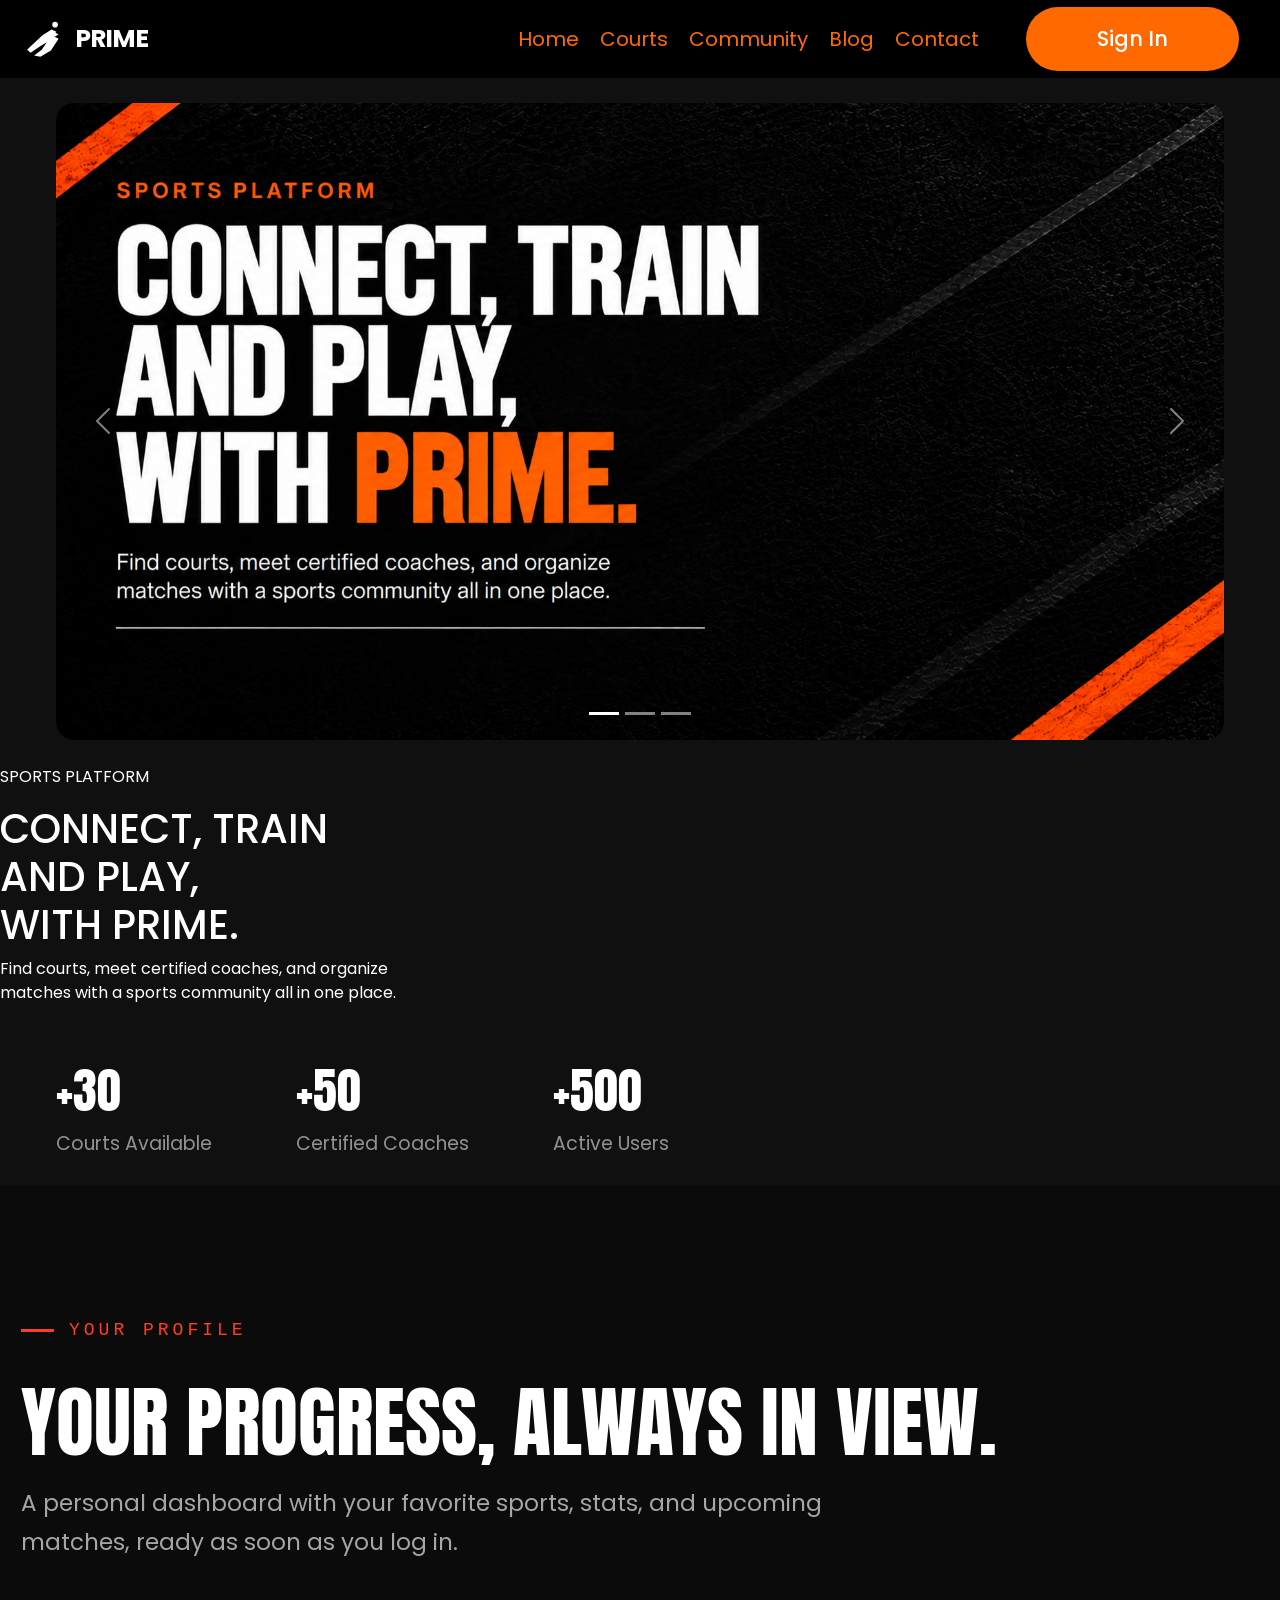
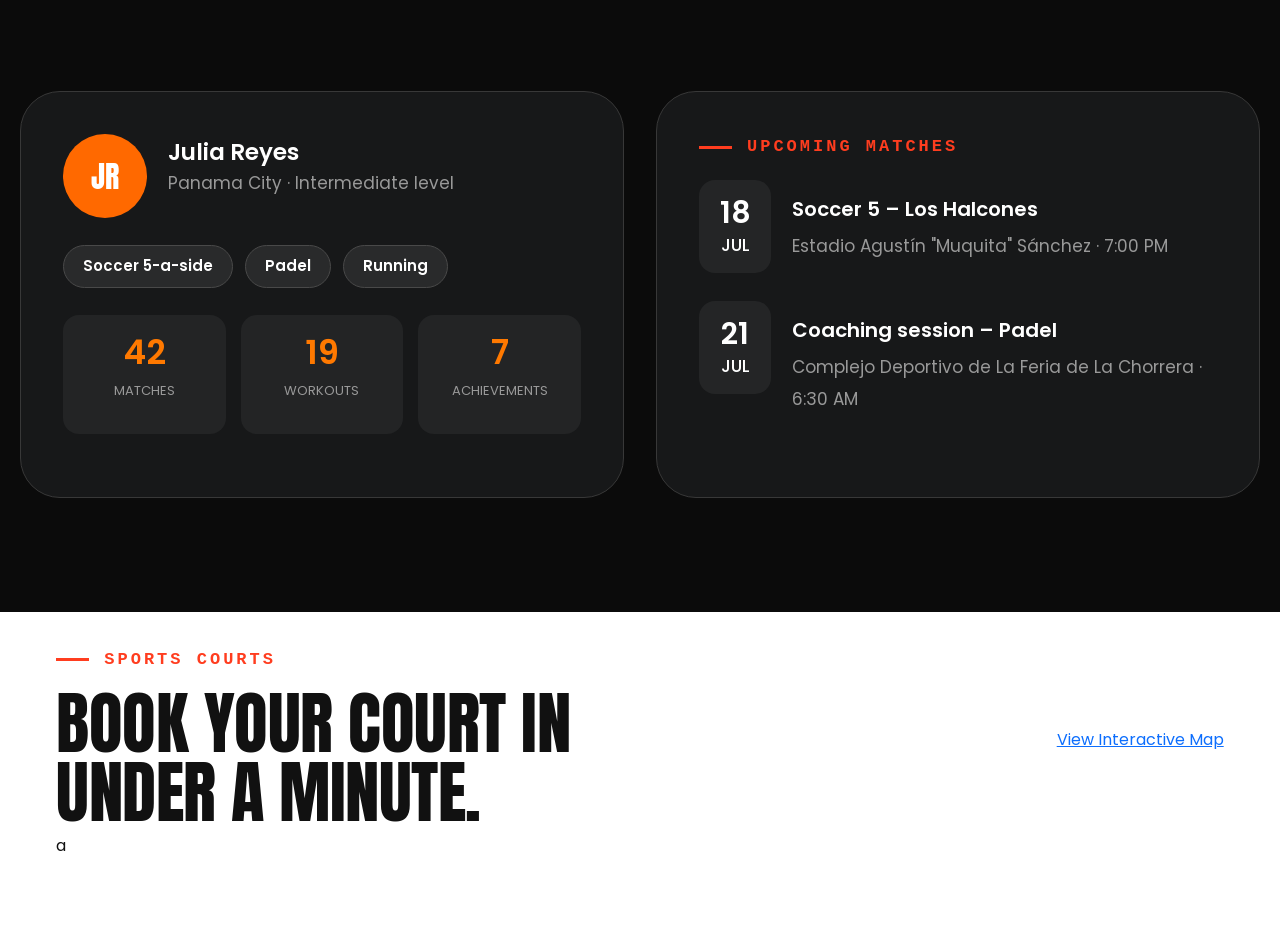
<file: Index.html>
<!DOCTYPE html>
<html lang="es">
<head>
    <meta charset="UTF-8">
    <meta name="viewport" content="width=device-width, initial-scale=1.0">
    <title>PRIME | Sports Platform</title>

    <!-- Bootstrap CSS -->
    <link
      href="https://cdn.jsdelivr.net/npm/bootstrap@5.3.3/dist/css/bootstrap.min.css"
      rel="stylesheet">

    <!-- Tu CSS -->
    <link rel="stylesheet" href="style.css">

    <!-- Fuentes de Google -->
    <link rel="preconnect" href="https://fonts.googleapis.com">
    <link rel="preconnect" href="https://fonts.gstatic.com" crossorigin>
    <link href="https://fonts.googleapis.com/css2?family=Anton&family=Poppins:wght@400;500;600;700&display=swap" rel="stylesheet">
</head>
<body>
     <!-- Barra de navegación -->
    <header class="navbar">
        <a href="#" class="logo">
            <svg class="logo-icon" viewBox="0 0 60 55" aria-hidden="true">
                <circle cx="43" cy="7" r="4" fill="currentColor"/>
                <path d="M38 14 L25 22 L10 36 L3 43 L8 47 L20 39 L31 32 L24 43 L13 51 L22 53 L37 44 L48 27 L39 23 L45 17 Z"
                      fill="currentColor"/>
                <path d="M28 22 L41 17 L48 21 L36 28 Z"
                      fill="currentColor"/>
            </svg>
            <span>PRIME</span>
        </a>

        <nav class="nav-links">
            <a href="#">Home</a>
            <a href="#">Courts</a>
            <a href="#">Community</a>
            <a href="#">Blog</a>
            <a href="#">Contact</a>
        </nav>

        <a href="#" class="sign-in">Sign In</a>

        <button class="menu-toggle" aria-label="Abrir menú">
            ☰
        </button>
    </header>
    <!-- ===== CARRUSEL PRINCIPAL ===== -->
<section class="prime-carousel-section">

    <div id="carouselStackedBottom"
         class="carousel slide"
         data-bs-ride="carousel">

        <div class="carousel-inner">

            <div class="carousel-item active">
                <img src="imagenes/imagen1.png"
                     class="d-block w-100"
                     alt="Primera imagen">
            </div>

            <div class="carousel-item">
                <img src="imagenes/imagen2.png"
                     class="d-block w-100"
                     alt="Segunda imagen">
            </div>

            <div class="carousel-item">
                <img src="imagenes/imagen3.png"
                     class="d-block w-100"
                     alt="Tercera imagen">
            </div>

        </div>
        <button class="carousel-control-prev"
                type="button"
                data-bs-target="#carouselStackedBottom"
                data-bs-slide="prev"
                aria-label="Imagen anterior">
            <span class="carousel-control-prev-icon"
                  aria-hidden="true"></span>
        </button>

        <button class="carousel-control-next"
                type="button"
                data-bs-target="#carouselStackedBottom"
                data-bs-slide="next"
                aria-label="Imagen siguiente">
            <span class="carousel-control-next-icon"
                  aria-hidden="true"></span>
        </button>

        <div class="carousel-indicators">
            <button type="button"
                    data-bs-target="#carouselStackedBottom"
                    data-bs-slide-to="0"
                    class="active"
                    aria-current="true"
                    aria-label="Imagen 1"></button>

            <button type="button"
                    data-bs-target="#carouselStackedBottom"
                    data-bs-slide-to="1"
                    aria-label="Imagen 2"></button>

            <button type="button"
                    data-bs-target="#carouselStackedBottom"
                    data-bs-slide-to="2"
                    aria-label="Imagen 3"></button>
        </div>

    </div>
   </section>
<!-- ===== FIN DEL CARRUSEL ===== -->

    <!-- Sección principal -->
    <main class="hero">
        <section class="hero-content">
            <p class="eyebrow">SPORTS PLATFORM</p>

            <h1>
                CONNECT, TRAIN<br>
                AND PLAY,<br>
                WITH <span>PRIME.</span>
            </h1>

            <p class="description">
                Find courts, meet certified coaches, and organize<br class="desktop-break">
                matches with a sports community all in one place.
            </p>

            <div class="hero-divider"></div>
        </section>
    </main>

    <script>
        const menuToggle = document.querySelector(".menu-toggle");
        const navLinks = document.querySelector(".nav-links");

        menuToggle.addEventListener("click", () => {
            navLinks.classList.toggle("active");
        });
    </script>
 <!-- ===== ESTADÍSTICAS ===== -->
<section class="stats">
    <div class="stat-item">
        <h2>+30</h2>
        <p>Courts Available</p>
    </div>

    <div class="stat-item">
        <h2>+50</h2>
        <p>Certified Coaches</p>
    </div>

    <div class="stat-item">
        <h2>+500</h2>
        <p>Active Users</p>
    </div>
</section>

<!-- ===== SECCIÓN PERFIL ===== -->
<section class="profile-section">
    <p class="profile-label">
        <span></span>
        YOUR PROFILE
    </p>
     <h2 class="profile-title">
        YOUR PROGRESS, ALWAYS IN VIEW.
    </h2>

    <p class="profile-description">
        A personal dashboard with your favorite sports, stats, and upcoming
        <br class="desktop-break">
        matches, ready as soon as you log in.
    </p>
</section>

<!-- ===== DASHBOARD DEL USUARIO ===== -->
<section class="dashboard-section">

    <!-- Tarjeta de perfil -->
    <div class="dashboard-card profile-card">

        <div class="user-info">
            <div class="user-avatar">JR</div>

            <div class="user-details">
                <h3>Julia Reyes</h3>
                <p>Panama City · Intermediate level</p>
            </div>
        </div>

        <!-- Deportes favoritos -->
        <div class="sport-tags">
            <span>Soccer 5-a-side</span>
            <span>Padel</span>
            <span>Running</span>
        </div>

        <!-- Estadísticas personales -->
        <div class="user-stats">
            <div class="user-stat">
              <h4>42</h4>
                <p>MATCHES</p>
            </div>

            <div class="user-stat">
                <h4>19</h4>
                <p>WORKOUTS</p>
            </div>

            <div class="user-stat">
                <h4>7</h4>
                <p>ACHIEVEMENTS</p>
            </div>
        </div>

    </div>

    <!-- Tarjeta de próximos partidos -->
    <div class="dashboard-card matches-card">

        <p class="section-label">
            <span></span>
            UPCOMING MATCHES
        </p>

        <div class="match-item">
            <div class="match-date">
                <strong>18</strong>
                <span>JUL</span>
            </div>
               <div class="match-details">
                <h3>Soccer 5 – Los Halcones</h3>
                <p>Estadio Agustín "Muquita" Sánchez · 7:00 PM</p>
            </div>
        </div>

        <div class="match-item">
            <div class="match-date">
                <strong>21</strong>
                <span>JUL</span>
            </div>

            <div class="match-details">
                <h3>Coaching session – Padel</h3>
                <p>Complejo Deportivo de La Feria de La Chorrera · 6:30 AM</p>
            </div>
        </div>

    </div>

</section>


<!-- ===== SECCIÓN DE RESERVA DE CANCHAS ===== -->
<section class="courts-section">

    <div class="courts-heading">

        <div class="courts-title-content">
             <p class="section-label">
                <span></span>
                SPORTS COURTS
            </p>

            <h2>
                BOOK YOUR COURT IN<br>
                UNDER A MINUTE.
            </h2>
        </div>

        <a href="#interactive-map" class="map-button">
            View Interactive Map
        </a>

    </div>

    <!-- Aquí puedes agregar posteriormente el mapa de canchas -->
    <div id="interactive-map"></div>
a
</section>
<script src="https://cdn.jsdelivr.net/npm/bootstrap@5.3.3/dist/js/bootstrap.bundle.min.js"></script>
</body>
</html>
</file>
<file: style.css>
/* =========================================
   CONFIGURACIÓN GENERAL
========================================= */

* {
    margin: 0;
    padding: 0;
    box-sizing: border-box;
}

:root {
    --orange: #ff6900;
    --black: #000000;
    --background: #101010;
    --white: #ffffff;
    --gray: #bcbcbc;
}

html {
    scroll-behavior: smooth;
}

body {
    background-color: var(--background);
    color: var(--white);
    font-family: 'Poppins', sans-serif;
    min-height: 100vh;
}

/* =========================================
   BARRA DE NAVEGACIÓN
========================================= */

.navbar {
    height: 78px;
    width: 100%;
    background-color: var(--black);
    display: flex;
    align-items: center;
    justify-content: space-between;
    padding: 0 41px 0 25px;
    position: relative;
    z-index: 10;
}

/* Logo */

.logo {
    display: flex;
    align-items: center;
    gap: 8px;
    text-decoration: none;
    color: var(--white);
    flex-shrink: 0;
}

.logo-icon {
    width: 42px;
    height: 48px;
}

.logo span {
    font-family: 'Poppins', sans-serif;
    font-size: 25px;
    font-weight: 700;
    letter-spacing: -1px;
}

/* Enlaces */

.nav-links {
    display: flex;
    align-items: center;
    gap: 21px;
    margin-left: auto;
    margin-right: 47px;
}

.nav-links a {
    color: var(--orange);
    text-decoration: none;
    font-size: 20px;
    font-weight: 400;
    transition: color 0.3s ease;
}

.nav-links a:hover {
    color: var(--white);
}

/* Botón Sign In */

.sign-in {
    width: 213px;
    height: 64px;
    background-color: var(--orange);
    border-radius: 50px;
    display: flex;
    justify-content: center;
    align-items: center;
    text-decoration: none;
    color: var(--white);
    font-size: 21px;
    font-weight: 500;
    flex-shrink: 0;
    transition: background-color 0.3s ease,
                transform 0.3s ease;
}

.sign-in:hover {
    background-color: #e85d00;
    transform: translateY(-2px);
}

.menu-toggle {
    display: none;
}

/* =========================================
   ESTADÍSTICAS
========================================= */

.stats {
    width: 100%;
    min-height: 150px;
    background-color: #101010;
    display: flex;
    align-items: flex-start;
    gap: 84px;
    padding: 42px 4.4% 10px;
}

.stat-item {
    min-width: 156px;
}

.stat-item h2 {
    font-family: 'Anton', sans-serif;
    font-size: 48px;
    font-weight: 400;
    line-height: 1.2;
    color: #ffffff;
    margin-bottom: 10px;
}

.stat-item p {
    font-family: 'Poppins', sans-serif;
    font-size: 19px;
    font-weight: 400;
    color: #929292;
    white-space: nowrap;
}

/* =========================================
   SECCIÓN YOUR PROFILE
========================================= */

.profile-section {
    width: 100%;
    min-height: 380px;
    background-color: #0b0b0b;
    padding: 132px 21px 50px;
}

.profile-label {
    display: flex;
    align-items: center;
    gap: 15px;
    color: #ff3d1f;
    font-family: monospace;
    font-size: 18px;
    letter-spacing: 4px;
    margin-bottom: 35px;
}

.profile-label span {
    display: inline-block;
    width: 33px;
    height: 3px;
    background-color: #ff3d1f;
}

.profile-title {
    font-family: 'Anton', sans-serif;
    font-size: clamp(42px, 6.1vw, 78px);
    font-weight: 400;
    line-height: 1.12;
    letter-spacing: 0;
    color: #ffffff;
    text-transform: uppercase;
    margin-bottom: 18px;
}

.profile-description {
    font-family: 'Poppins', sans-serif;
    font-size: 23px;
    line-height: 1.7;
    font-weight: 400;
    color: #a6a6a6;
}

/* =========================================
   DASHBOARD: PERFIL Y PRÓXIMOS PARTIDOS
========================================= */

.dashboard-section {
    width: 100%;
    background-color: #0b0b0b;
    padding: 63px 20px 114px;
    display: grid;
    grid-template-columns: 1fr 1fr;
    gap: 32px;
    align-items: stretch;
}

.dashboard-card {
    background-color: #171819;
    border: 1px solid #383838;
    border-radius: 40px;
    min-width: 0;
    min-height: 384px;
    padding: 42px;
    color: #ffffff;
}

/* Perfil del usuario */

.user-info {
    display: flex;
    align-items: center;
    gap: 21px;
    margin-bottom: 27px;
}

.user-avatar {
    width: 84px;
    height: 84px;
    border-radius: 50%;
    background: #ff6900;
    display: flex;
    align-items: center;
    justify-content: center;
    color: #ffffff;
    font-family: 'Anton', sans-serif;
    font-size: 30px;
    flex-shrink: 0;
}

.user-details h3 {
    font-family: 'Poppins', sans-serif;
    font-size: 23px;
    font-weight: 600;
    margin-bottom: 4px;
}

.user-details p {
    font-size: 17px;
    color: #999999;
    line-height: 1.6;
}

/* Deportes favoritos */

.sport-tags {
    display: flex;
    flex-wrap: wrap;
    gap: 12px;
    margin-bottom: 27px;
}

.sport-tags span {
    display: inline-flex;
    align-items: center;
    justify-content: center;
    padding: 9px 19px;
    border: 1px solid #494949;
    border-radius: 30px;
    background-color: #292a2b;
    color: #ffffff;
    font-size: 15px;
    font-weight: 600;
    white-space: nowrap;
}

/* Estadísticas del perfil */

.user-stats {
    display: grid;
    grid-template-columns: repeat(3, minmax(0, 1fr));
    gap: 15px;
}

.user-stat {
    min-height: 119px;
    border-radius: 16px;
    background-color: #232425;
    display: flex;
    flex-direction: column;
    justify-content: center;
    align-items: center;
    text-align: center;
    padding: 10px 4px;
}

.user-stat h4 {
    color: #ff7900;
    font-size: 34px;
    font-weight: 600;
    margin-bottom: 8px;
}

.user-stat p {
    color: #999999;
    font-size: 13px;
    font-weight: 400;
}

/* Próximos partidos */

.section-label {
    display: flex;
    align-items: center;
    gap: 15px;
    color: #ff3d1f;
    font-family: monospace;
    font-size: 17px;
    font-weight: 600;
    letter-spacing: 3px;
    margin-bottom: 21px;
}

.section-label span {
    width: 33px;
    height: 3px;
    display: inline-block;
    background-color: #ff3d1f;
    flex-shrink: 0;
}

.matches-card .section-label {
    margin-bottom: 20px;
}

.match-item {
    display: flex;
    align-items: flex-start;
    gap: 21px;
    margin-bottom: 23px;
}

.match-date {
    width: 72px;
    min-width: 72px;
    height: 93px;
    border-radius: 16px;
    background-color: #242526;
    display: flex;
    flex-direction: column;
    align-items: center;
    justify-content: center;
}

.match-date strong {
    font-size: 30px;
    line-height: 1.2;
    font-weight: 600;
}

.match-date span {
    font-size: 17px;
    font-weight: 500;
    margin-top: 2px;
}

.match-details {
    min-width: 0;
    padding-top: 15px;
}

.match-details h3 {
    font-size: 20px;
    line-height: 1.4;
    font-weight: 600;
    margin-bottom: 7px;
}

.match-details p {
    color: #999999;
    font-size: 17px;
    line-height: 1.9;
    overflow-wrap: anywhere;
}

/* =========================================
   SECCIÓN RESERVAR CANCHAS (títulos)
========================================= */

.courts-heading {
    display: flex;
    align-items: center;
    justify-content: space-between;
    gap: 30px;
}

.courts-title-content {
    min-width: 0;
}

.courts-title-content .section-label {
    margin-bottom: 17px;
}

.courts-title-content h2 {
    font-family: 'Anton', sans-serif;
    font-size: clamp(44px, 5.4vw, 72px);
    font-weight: 400;
    line-height: 0.99;
    letter-spacing: -0.5px;
    color: #111111;
}

#interactive-map {
    scroll-margin-top: 20px;
}

/* =========================================
   CARRUSEL PRINCIPAL
========================================= */

.prime-carousel-section {
    display: block;
    position: relative;
    width: 100%;
    padding: 25px 4.4%;
    background-color: #101010;
}

#carouselStackedBottom {
    display: block;
    position: relative;
    width: 100%;
    max-width: 1400px;
    min-height: 200px;
    margin: 0 auto;
    overflow: hidden;
    border-radius: 18px;
    background-color: #202020;
}

#carouselStackedBottom .carousel-inner {
    width: 100%;
}

#carouselStackedBottom .carousel-item {
    height: auto;
}

#carouselStackedBottom .carousel-item img {
    display: block;
    width: 100%;
    height: auto;
    object-fit: contain;
    object-position: center;
}

#carouselStackedBottom .carousel-control-prev,
#carouselStackedBottom .carousel-control-next {
    width: 8%;
    z-index: 2;
}

#carouselStackedBottom .carousel-indicators {
    z-index: 3;
    margin-bottom: 15px;
}

/* =========================================
   ADAPTACIÓN PARA TABLET
========================================= */

@media (max-width: 1000px) {

    .dashboard-section {
        gap: 20px;
        padding: 45px 18px 75px;
    }

    .dashboard-card {
        padding: 28px;
        border-radius: 30px;
    }

    .user-info {
        gap: 14px;
    }

    .user-avatar {
        width: 68px;
        height: 68px;
        font-size: 25px;
    }

    .user-details h3 {
        font-size: 19px;
    }

    .user-details p {
        font-size: 14px;
    }

    .sport-tags {
        gap: 8px;
    }

    .sport-tags span {
        padding: 8px 12px;
        font-size: 13px;
    }

    .user-stats {
        gap: 9px;
    }

    .user-stat p {
        font-size: 10px;
    }

    .match-item {
        gap: 13px;
    }

    .match-details h3 {
        font-size: 17px;
    }

    .match-details p {
        font-size: 14px;
    }

    .courts-title-content h2 {
        font-size: clamp(40px, 5vw, 58px);
    }
}

/* =========================================
   ADAPTACIÓN PARA MÓVILES
========================================= */

@media (max-width: 700px) {

    .navbar {
        height: 72px;
        padding: 0 20px;
    }

    .logo-icon {
        width: 35px;
        height: 42px;
    }

    .logo span {
        font-size: 22px;
    }

    .menu-toggle {
        display: block;
        border: none;
        background: transparent;
        color: var(--orange);
        font-size: 30px;
        cursor: pointer;
        margin-left: auto;
    }

    .nav-links {
        display: none;
        position: absolute;
        top: 72px;
        left: 0;
        width: 100%;
        margin: 0;
        padding: 24px;
        background-color: var(--black);
        flex-direction: column;
        align-items: flex-start;
        gap: 20px;
        border-top: 1px solid #242424;
    }

    .nav-links.active {
        display: flex;
    }

    .nav-links a {
        font-size: 18px;
    }

    .sign-in {
        width: 105px;
        height: 42px;
        font-size: 15px;
        margin-left: 15px;
    }

    /* Estadísticas */

    .stats {
        min-height: auto;
        padding: 35px 22px 30px;
        gap: 25px;
        flex-wrap: wrap;
    }

    .stat-item {
        min-width: 125px;
    }

    .stat-item h2 {
        font-size: 38px;
    }

    .stat-item p {
        font-size: 13px;
        white-space: normal;
    }

    /* Perfil */

    .profile-section {
        padding: 75px 20px 40px;
        min-height: auto;
    }

    .profile-label {
        font-size: 14px;
        letter-spacing: 3px;
        margin-bottom: 28px;
    }

    .profile-title {
        font-size: clamp(36px, 8vw, 54px);
        line-height: 1.15;
    }

    .profile-description {
        font-size: 16px;
        line-height: 1.8;
    }

    .profile-section .desktop-break {
        display: none;
    }

    /* Dashboard */

    .dashboard-section {
        grid-template-columns: 1fr;
        padding: 35px 16px 55px;
        gap: 22px;
    }

    .dashboard-card {
        min-height: auto;
        padding: 25px 22px;
        border-radius: 26px;
    }

    .user-info {
        gap: 15px;
        margin-bottom: 23px;
    }

    .user-avatar {
        width: 65px;
        height: 65px;
    }

    .user-details h3 {
        font-size: 18px;
    }

    .user-details p {
        font-size: 13px;
    }

    .sport-tags {
        margin-bottom: 22px;
    }

    .user-stats {
        gap: 10px;
    }

    .user-stat {
        min-height: 100px;
        border-radius: 12px;
    }

    .user-stat h4 {
        font-size: 27px;
    }

    .user-stat p {
        font-size: 10px;
    }

    .matches-card .section-label {
        font-size: 14px;
        letter-spacing: 2px;
    }

    .match-item {
        gap: 14px;
        margin-bottom: 20px;
    }

    .match-date {
        width: 60px;
        min-width: 60px;
        height: 78px;
    }

    .match-date strong {
        font-size: 25px;
    }

    .match-date span {
        font-size: 14px;
    }

    .match-details {
        padding-top: 7px;
    }

    .match-details h3 {
        font-size: 16px;
    }

    .match-details p {
        font-size: 13px;
        line-height: 1.7;
    }

    /* Canchas */

    .courts-section {
        padding: 42px 18px 50px;
    }

    .courts-heading {
        flex-direction: column;
        align-items: flex-start;
        gap: 25px;
    }

    .courts-title-content h2 {
        font-size: clamp(38px, 9vw, 58px);
        line-height: 1.05;
    }

    /* Carrusel */

    .prime-carousel-section {
        padding: 15px 4%;
    }
}

/* =========================================
   MÓVILES PEQUEÑOS
========================================= */

@media (max-width: 380px) {

    .navbar {
        padding: 0 12px;
    }

    .logo {
        gap: 4px;
    }

    .logo span {
        font-size: 19px;
    }

    .logo-icon {
        width: 30px;
    }

    .sign-in {
        width: 85px;
        height: 38px;
        font-size: 13px;
        margin-left: 8px;
    }

    .menu-toggle {
        font-size: 25px;
    }
}

/* ===== SPORTS COURTS - TARJETAS ===== */

.courts-section {
    width: 100%;
    min-height: 240px;
    padding: 35px 4.4% 70px;
    background: #ffffff;
    color: #111111;
}

.courts-top {
    margin-bottom: 25px;
}

.sports-filter {
    padding: 10px 22px;
    border: 1px solid #e1e4e8;
    border-radius: 30px;
    background: #f1f3f5;
    color: #111111;
    font-family: 'Poppins', sans-serif;
    font-weight: 600;
    cursor: pointer;
}

.courts-grid {
    display: grid;
    grid-template-columns: repeat(3, minmax(0, 1fr));
    gap: 24px;
}

.court-card {
    overflow: hidden;
    border: 1px solid #e0e3e8;
    border-radius: 17px;
    background: #f8f9fa;
    box-shadow: 0 8px 22px rgba(0, 0, 0, 0.06);
    transition: transform 0.25s ease, box-shadow 0.25s ease;
}

.court-card:hover {
    transform: translateY(-6px);
    box-shadow: 0 14px 28px rgba(0, 0, 0, 0.12);
}

.court-image {
    position: relative;
    width: 100%;
    height: 200px;
    overflow: hidden;
}

.court-image img {
    width: 100%;
    height: 100%;
    display: block;
    object-fit: cover;
    transition: transform 0.35s ease;
}

.court-card:hover .court-image img {
    transform: scale(1.05);
}

.court-rating {
    position: absolute;
    top: 14px;
    right: 14px;
    padding: 7px 11px;
    border-radius: 9px;
    background: #ffffff;
    color: #111111;
    font-size: 13px;
    font-weight: 700;
}

.court-info {
    padding: 16px 20px 19px;
}

.court-info h3 {
    margin: 0 0 3px;
    color: #111111;
    font-size: 19px;
    font-weight: 700;
}

.court-location {
    margin: 0;
    color: #697386;
    font-size: 13px;
}

.court-price {
    display: flex;
    align-items: baseline;
    gap: 8px;
    margin: 13px 0 15px;
}

.court-price strong {
    color: #080808;
    font-size: 25px;
    font-weight: 800;
}

.court-price span {
    color: #697386;
    font-size: 13px;
}

.book-button {
    width: 100%;
    padding: 13px;
    border: none;
    border-radius: 11px;
    background: linear-gradient(90deg, #ff4b12, #ff7900);
    color: #ffffff;
    font-family: 'Poppins', sans-serif;
    font-size: 14px;
    font-weight: 700;
    cursor: pointer;
    box-shadow: 0 6px 14px rgba(255, 90, 0, 0.18);
    transition: transform 0.2s ease, filter 0.2s ease;
}

.book-button:hover {
    transform: translateY(-2px);
    filter: brightness(1.05);
}

.booking-message {
    min-height: 24px;
    margin-top: 18px;
    color: #222222;
    font-size: 14px;
    font-weight: 600;
}

/* ===== BOTÓN FLOTANTE DEL MAPA ===== */

.floating-map-button {
    position: fixed;
    right: 24px;
    bottom: 28px;
    z-index: 1000;
    padding: 15px 24px;
    border-radius: 35px;
    background: #111426;
    color: #ffffff;
    font-family: 'Poppins', sans-serif;
    font-size: 14px;
    font-weight: 700;
    text-decoration: none;
    box-shadow: 0 6px 18px rgba(0, 0, 0, 0.2);
    transition: transform 0.2s ease, background 0.2s ease;
}

.floating-map-button:hover {
    color: #ffffff;
    background: #ff5a00;
    transform: translateY(-4px);
}

/* ===== ESPACIO DEL MAPA ===== */

.map-placeholder {
    min-height: 300px;
    margin-top: 50px;
    padding: 40px;
    border-radius: 18px;
    background: #f1f3f5;
    color: #111111;
    text-align: center;
}

.map-placeholder h2 {
    font-size: 28px;
    font-weight: 800;
}

.map-placeholder p {
    color: #697386;
}

/* ===== TABLET Y MÓVIL ===== */

@media (max-width: 900px) {
    .courts-grid {
        grid-template-columns: repeat(2, minmax(0, 1fr));
    }
}

@media (max-width: 600px) {
    .courts-grid {
        grid-template-columns: 1fr;
    }

    .court-image {
        height: 220px;
    }

    .floating-map-button {
        right: 14px;
        bottom: 16px;
        padding: 12px 17px;
        font-size: 12px;
    }
}

/* =========================================
   MODAL DE RESERVA
========================================= */

.pm-overlay {
    position: fixed;
    inset: 0;
    background: rgba(0, 0, 0, 0.55);
    display: none;
    align-items: center;
    justify-content: center;
    padding: 16px;
    z-index: 2000;
}

.pm-overlay.open {
    display: flex;
}

.pm-box {
    position: relative;
    background: #ffffff;
    color: #111111;
    width: 100%;
    max-width: 430px;
    max-height: 92vh;
    overflow-y: auto;
    border-radius: 24px;
    font-family: "Poppins", sans-serif;
}

.pm-close {
    position: absolute;
    top: 14px;
    right: 14px;
    width: 38px;
    height: 38px;
    border: none;
    border-radius: 50%;
    background: #ffffff;
    color: #111111;
    font-size: 16px;
    cursor: pointer;
    box-shadow: 0 2px 8px rgba(0, 0, 0, 0.2);
}

.pm-image {
    width: 100%;
    height: 180px;
    object-fit: cover;
    display: block;
    border-radius: 24px 24px 0 0;
}

.pm-body {
    padding: 22px 24px 20px;
}

.pm-body h3 {
    font-weight: 700;
    font-size: 1.4rem;
    margin: 0 0 4px;
    color: #111111;
}

.pm-sub {
    color: #6b7280;
    font-size: 0.9rem;
    margin-bottom: 16px;
}

.pm-price-box {
    display: flex;
    justify-content: space-between;
    align-items: flex-end;
    background: #f1f3f5;
    border: 1px solid #e5e7eb;
    border-radius: 16px;
    padding: 14px 18px;
    margin-bottom: 20px;
}

.pm-price-box small {
    display: block;
    font-size: 0.7rem;
    font-weight: 600;
    color: #6b7280;
    letter-spacing: 0.5px;
}

.pm-price-box strong {
    font-size: 1.6rem;
    font-weight: 700;
    color: #111111;
}

.pm-sport {
    text-align: right;
}

.pm-sport strong {
    font-size: 1.05rem;
    text-transform: uppercase;
}

.pm-label {
    font-size: 0.75rem;
    font-weight: 600;
    color: #6b7280;
    letter-spacing: 1px;
    margin-bottom: 10px;
}

.pm-days {
    display: flex;
    gap: 8px;
    margin-bottom: 14px;
    flex-wrap: wrap;
}

.pm-day {
    border: 1px solid #e5e7eb;
    background: #f1f3f5;
    color: #111111;
    font-family: "Poppins", sans-serif;
    border-radius: 10px;
    padding: 7px 14px;
    font-size: 0.8rem;
    font-weight: 600;
    cursor: pointer;
}

.pm-day.active {
    background: #ff4b12;
    border-color: #ff4b12;
    color: #ffffff;
}

.pm-slots {
    display: grid;
    grid-template-columns: repeat(3, 1fr);
    gap: 10px;
    margin-bottom: 18px;
}

.pm-slot {
    border: 1px solid #e5e7eb;
    background: #f1f3f5;
    color: #111111;
    font-family: "Poppins", sans-serif;
    border-radius: 10px;
    padding: 11px 4px;
    font-size: 0.85rem;
    font-weight: 600;
    cursor: pointer;
}

.pm-slot:hover:not(:disabled) {
    border-color: #ff4b12;
}

.pm-slot:disabled {
    color: #aab0b8;
    text-decoration: line-through;
    background: #f8f9fa;
    cursor: not-allowed;
}

.pm-slot.selected {
    background: #ff4b12;
    border-color: #ff4b12;
    color: #ffffff;
}

.pm-confirm {
    width: 100%;
    border: none;
    border-radius: 14px;
    padding: 15px;
    font-family: "Poppins", sans-serif;
    font-weight: 600;
    font-size: 1rem;
    background: #e9ecef;
    color: #a0a6ad;
    cursor: not-allowed;
}

.pm-confirm:not(:disabled) {
    background: linear-gradient(90deg, #ff4b12, #ff7900);
    color: #ffffff;
    cursor: pointer;
}

.pm-note {
    text-align: center;
    font-size: 0.75rem;
    color: #6b7280;
    margin: 10px 0 0;
}

/* =========================================
   SIGN IN / CREATE ACCOUNT
========================================= */

.auth-section {
    width: 100%;
    padding: 40px 4.4% 70px;
    background: #ffffff;
    color: #111111;
    font-family: 'Poppins', sans-serif;
    scroll-margin-top: 10px;
}

.auth-top {
    display: flex;
    align-items: center;
    justify-content: space-between;
    gap: 20px;
    margin-bottom: 24px;
}

.auth-top .section-label {
    margin-bottom: 0;
}

.back-courts {
    padding: 9px 18px;
    border: 1px solid #e1e4e8;
    border-radius: 30px;
    background: #f1f3f5;
    color: #111111;
    font-size: 12px;
    font-weight: 600;
    text-decoration: none;
    white-space: nowrap;
    transition: background 0.2s ease, transform 0.2s ease;
}

.back-courts:hover {
    background: #e4e7ea;
    color: #111111;
    transform: translateY(-2px);
}

.auth-title {
    font-family: 'Anton', sans-serif;
    font-size: clamp(48px, 6vw, 80px);
    font-weight: 400;
    line-height: 1;
    color: #111111;
    margin-bottom: 40px;
    text-transform: uppercase;
}

.auth-grid {
    display: grid;
    grid-template-columns: 1fr 1fr;
    gap: 64px;
    align-items: start;
}

.auth-notice {
    display: flex;
    align-items: center;
    gap: 12px;
    padding: 15px 18px;
    margin-bottom: 22px;
    border: 1px solid #a9d4b0;
    border-radius: 14px;
    background: #eaf4ec;
    color: #1f7a33;
    font-size: 13px;
    font-weight: 600;
}

.auth-notice[hidden] {
    display: none;
}

.auth-notice-icon {
    font-size: 18px;
    flex-shrink: 0;
}

.auth-field {
    margin-bottom: 20px;
}

.auth-field[hidden] {
    display: none;
}

.auth-field label {
    display: block;
    margin-bottom: 8px;
    color: #6b7280;
    font-size: 11px;
    font-weight: 600;
    letter-spacing: 1.5px;
}

.auth-field input {
    width: 100%;
    padding: 14px 18px;
    border: 1px solid #e5e7eb;
    border-radius: 14px;
    background: #f1f3f5;
    color: #111111;
    font-family: 'Poppins', sans-serif;
    font-size: 14px;
    outline: none;
    transition: border-color 0.2s ease, background 0.2s ease;
}

.auth-field input::placeholder {
    color: #9aa1ab;
}

.auth-field input:focus {
    border-color: #ff4b12;
    background: #ffffff;
}

.auth-password {
    position: relative;
}

.auth-password input {
    padding-right: 48px;
}

.auth-eye {
    position: absolute;
    top: 50%;
    right: 14px;
    transform: translateY(-50%);
    border: none;
    background: transparent;
    font-size: 15px;
    cursor: pointer;
    opacity: 0.55;
}

.auth-eye:hover {
    opacity: 1;
}

.auth-error {
    min-height: 18px;
    margin: -8px 0 8px;
    color: #d92d20;
    font-size: 12px;
    font-weight: 600;
}

.auth-row {
    display: flex;
    align-items: center;
    justify-content: space-between;
    margin-bottom: 22px;
}

.auth-remember {
    display: flex;
    align-items: center;
    gap: 8px;
    color: #6b7280;
    font-size: 12px;
    cursor: pointer;
}

.auth-remember input {
    width: 16px;
    height: 16px;
    accent-color: #ff4b12;
    cursor: pointer;
}

.auth-forgot {
    color: #ff6900;
    font-size: 12px;
    font-weight: 700;
    text-decoration: none;
}

.auth-forgot:hover {
    text-decoration: underline;
}

.auth-submit {
    width: 100%;
    padding: 17px;
    border: none;
    border-radius: 40px;
    background: linear-gradient(90deg, #ff4b12, #ff7900);
    color: #ffffff;
    font-family: 'Poppins', sans-serif;
    font-size: 14px;
    font-weight: 700;
    letter-spacing: 1px;
    cursor: pointer;
    box-shadow: 0 10px 24px rgba(255, 90, 0, 0.28);
    transition: transform 0.2s ease, filter 0.2s ease;
}

.auth-submit:hover {
    transform: translateY(-2px);
    filter: brightness(1.05);
}

.auth-divider {
    position: relative;
    margin: 24px 0 18px;
    text-align: center;
}

.auth-divider::before {
    content: "";
    position: absolute;
    top: 50%;
    left: 0;
    right: 0;
    height: 1px;
    background: #e5e7eb;
}

.auth-divider span {
    position: relative;
    padding: 0 14px;
    background: #ffffff;
    color: #6b7280;
    font-size: 11px;
}

.auth-social {
    display: grid;
    grid-template-columns: 1fr 1fr;
    gap: 10px;
    margin-bottom: 22px;
}

.social-btn {
    display: flex;
    align-items: center;
    justify-content: center;
    gap: 8px;
    padding: 13px;
    border: 1px solid #e5e7eb;
    border-radius: 12px;
    background: #f1f3f5;
    color: #111111;
    font-family: 'Poppins', sans-serif;
    font-size: 13px;
    font-weight: 600;
    cursor: pointer;
    transition: background 0.2s ease;
}

.social-btn:hover {
    background: #e4e7ea;
}

.auth-switch {
    text-align: center;
    color: #6b7280;
    font-size: 12px;
}

.auth-switch a {
    color: #ff6900;
    font-weight: 700;
    text-decoration: none;
}

.auth-switch a:hover {
    text-decoration: underline;
}

/* Preguntas frecuentes */

.auth-faq {
    padding-top: 6px;
}

.faq-item {
    border-bottom: 1px solid #e5e7eb;
}

.faq-question {
    width: 100%;
    display: flex;
    align-items: center;
    justify-content: space-between;
    gap: 16px;
    padding: 22px 0;
    border: none;
    background: transparent;
    color: #111111;
    font-family: 'Poppins', sans-serif;
    font-size: 14px;
    font-weight: 600;
    text-align: left;
    cursor: pointer;
}

.faq-icon {
    font-size: 18px;
    font-weight: 400;
    flex-shrink: 0;
}

.faq-answer {
    max-height: 0;
    overflow: hidden;
    transition: max-height 0.3s ease;
}

.faq-answer p {
    padding-bottom: 22px;
    color: #6b7280;
    font-size: 12.5px;
    line-height: 1.7;
}

.faq-item.open .faq-answer {
    max-height: 200px;
}

@media (max-width: 900px) {
    .auth-grid {
        grid-template-columns: 1fr;
        gap: 40px;
    }
}

@media (max-width: 600px) {
    .auth-section {
        padding: 35px 18px 60px;
    }

    .auth-title {
        margin-bottom: 28px;
    }
}
/* =========================================
   FOOTER
========================================= */

.site-footer {
    width: 100%;
    background: #fafafa;
    border-top: 1px solid #e5e7eb;
    color: #111111;
    font-family: 'Poppins', sans-serif;
    padding: 50px 4.4% 0;
}

.footer-container {
    max-width: 960px;
    margin: 0 auto;
}

.footer-grid {
    display: grid;
    grid-template-columns: 2.1fr 1fr 1fr 1fr;
    gap: 40px;
    padding-bottom: 45px;
}

/* Marca */

.footer-logo {
    display: inline-block;
    font-family: 'Anton', sans-serif;
    font-size: 30px;
    line-height: 1;
    letter-spacing: 0;
    color: #111111;
    text-decoration: none;
    margin-bottom: 18px;
}

.footer-logo span {
    color: #ff3d1f;
}

.footer-brand p {
    max-width: 230px;
    color: #697386;
    font-size: 13px;
    line-height: 1.7;
    margin-bottom: 22px;
}

.footer-social {
    display: flex;
    gap: 9px;
}

.footer-social a {
    width: 29px;
    height: 29px;
    display: flex;
    align-items: center;
    justify-content: center;
    border: 1px solid #e5e7eb;
    border-radius: 50%;
    background: #ffffff;
    color: #111111;
    font-size: 10px;
    font-weight: 700;
    text-decoration: none;
    transition: background 0.2s ease, color 0.2s ease, transform 0.2s ease;
}

.footer-social a:hover {
    background: #ff4b12;
    border-color: #ff4b12;
    color: #ffffff;
    transform: translateY(-2px);
}

/* Columnas de enlaces */

.footer-col h4 {
    font-family: 'Poppins', sans-serif;
    font-size: 11px;
    font-weight: 800;
    letter-spacing: 1.5px;
    color: #111111;
    margin-bottom: 20px;
}

.footer-col ul {
    list-style: none;
}

.footer-col li {
    margin-bottom: 12px;
}

.footer-col a {
    color: #697386;
    font-size: 13px;
    text-decoration: none;
    transition: color 0.2s ease;
}

.footer-col a:hover {
    color: #ff4b12;
}

/* Parte inferior */

.footer-bottom {
    border-top: 1px solid #e5e7eb;
    padding: 22px 0 26px;
}

.footer-bottom p {
    color: #8a909b;
    font-size: 11px;
}

/* Tablet y móvil */

@media (max-width: 800px) {
    .footer-grid {
        grid-template-columns: 1fr 1fr;
        gap: 35px 30px;
    }

    .footer-brand {
        grid-column: 1 / -1;
    }
}

@media (max-width: 450px) {
    .site-footer {
        padding: 40px 20px 0;
    }
}
/* =========================================
   BOTÓN DEL MAPA: SOLO VISIBLE EN COURTS Y SIGN IN
========================================= */

.floating-map-button {
    opacity: 0;
    visibility: hidden;
    pointer-events: none;
    transform: translateY(20px);
    transition: opacity 0.3s ease, visibility 0.3s ease,
                transform 0.3s ease, background 0.2s ease;
}

.floating-map-button.show {
    opacity: 1;
    visibility: visible;
    pointer-events: auto;
    transform: translateY(0);
}

.floating-map-button.show:hover {
    transform: translateY(-4px);
}
</file>
